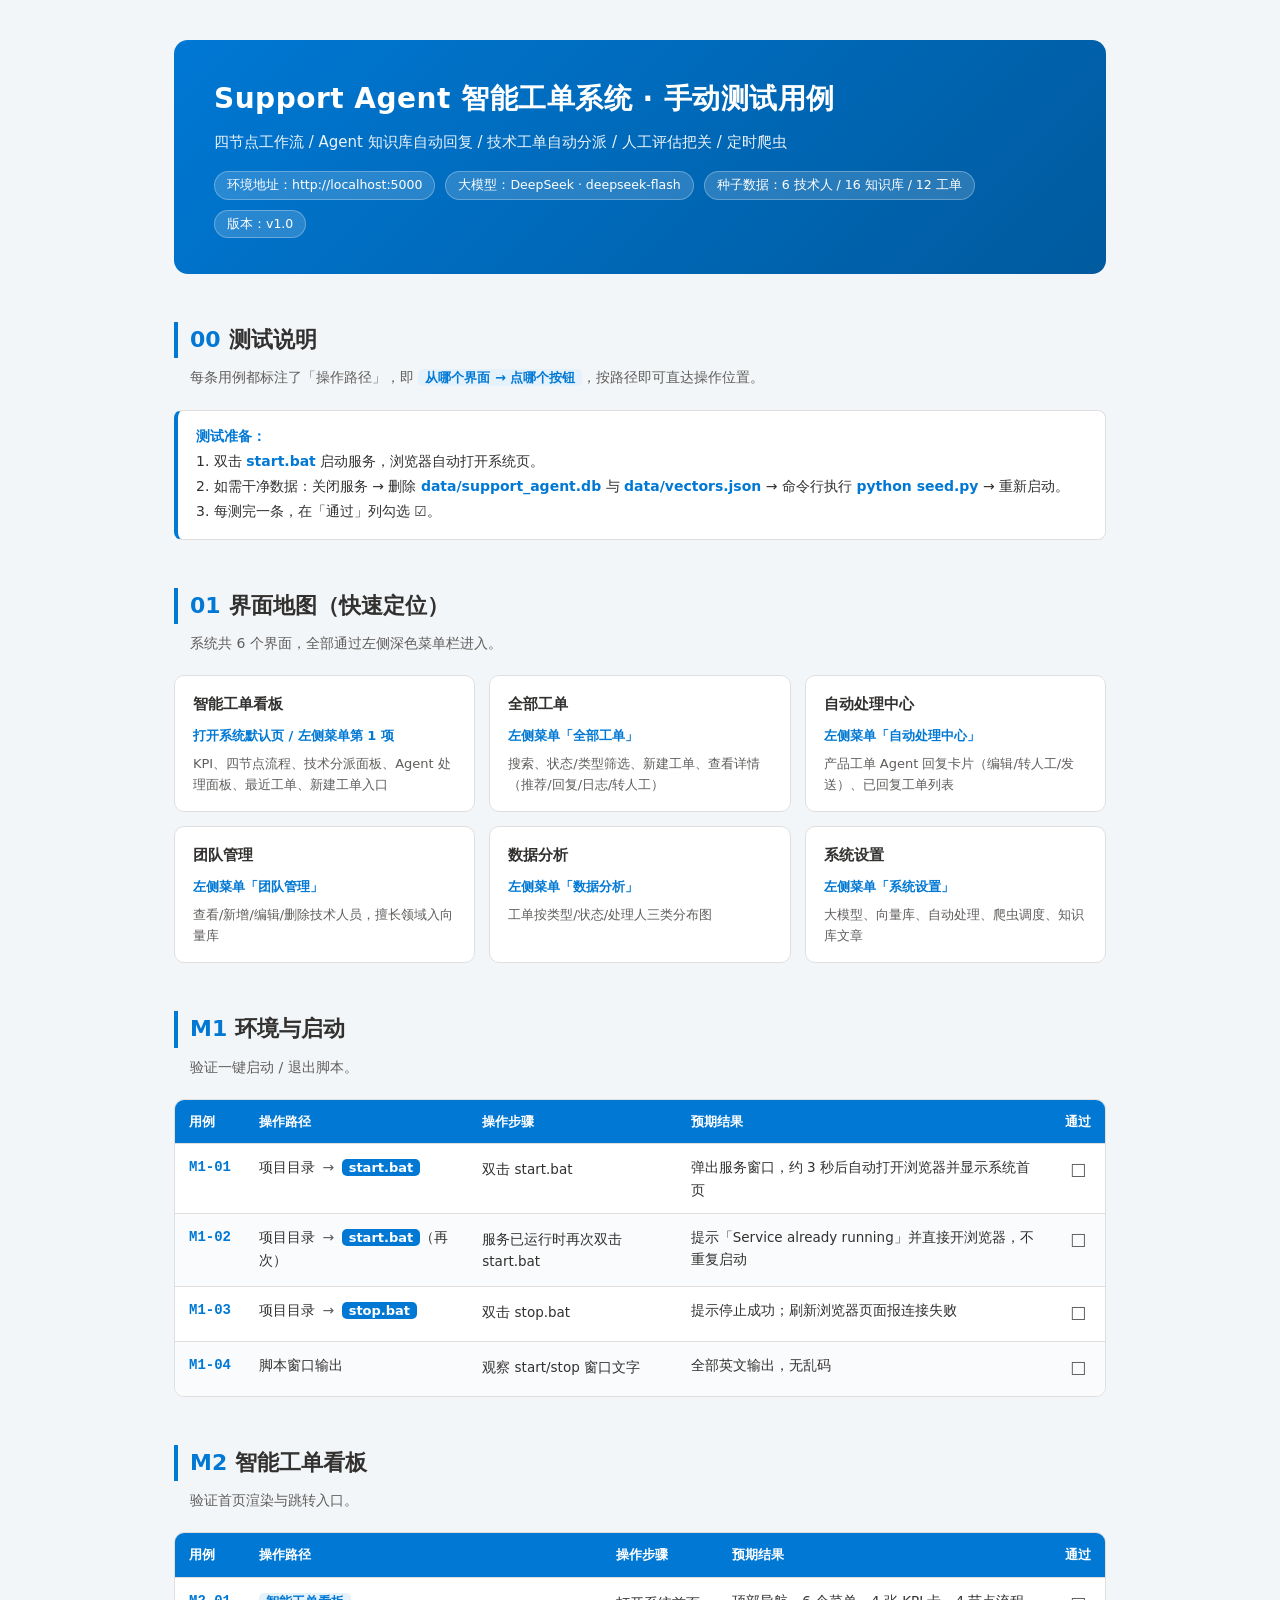
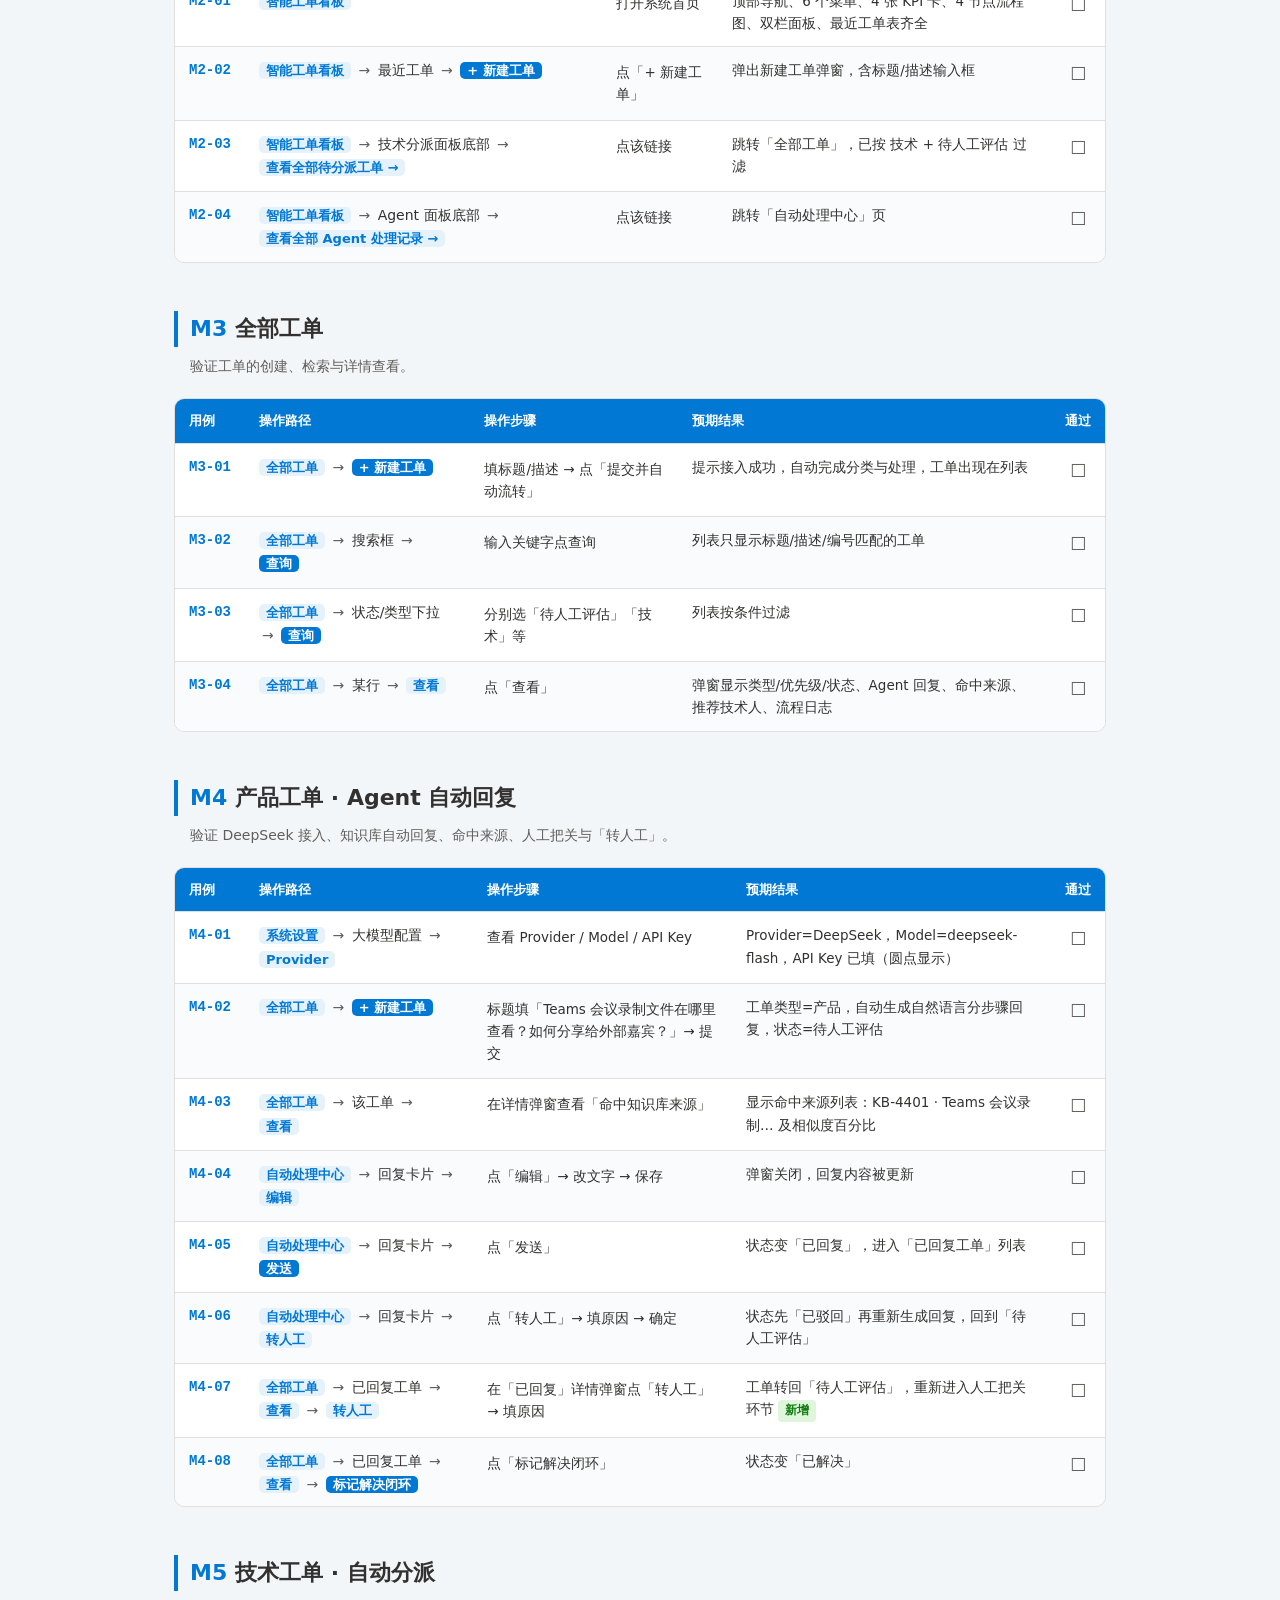
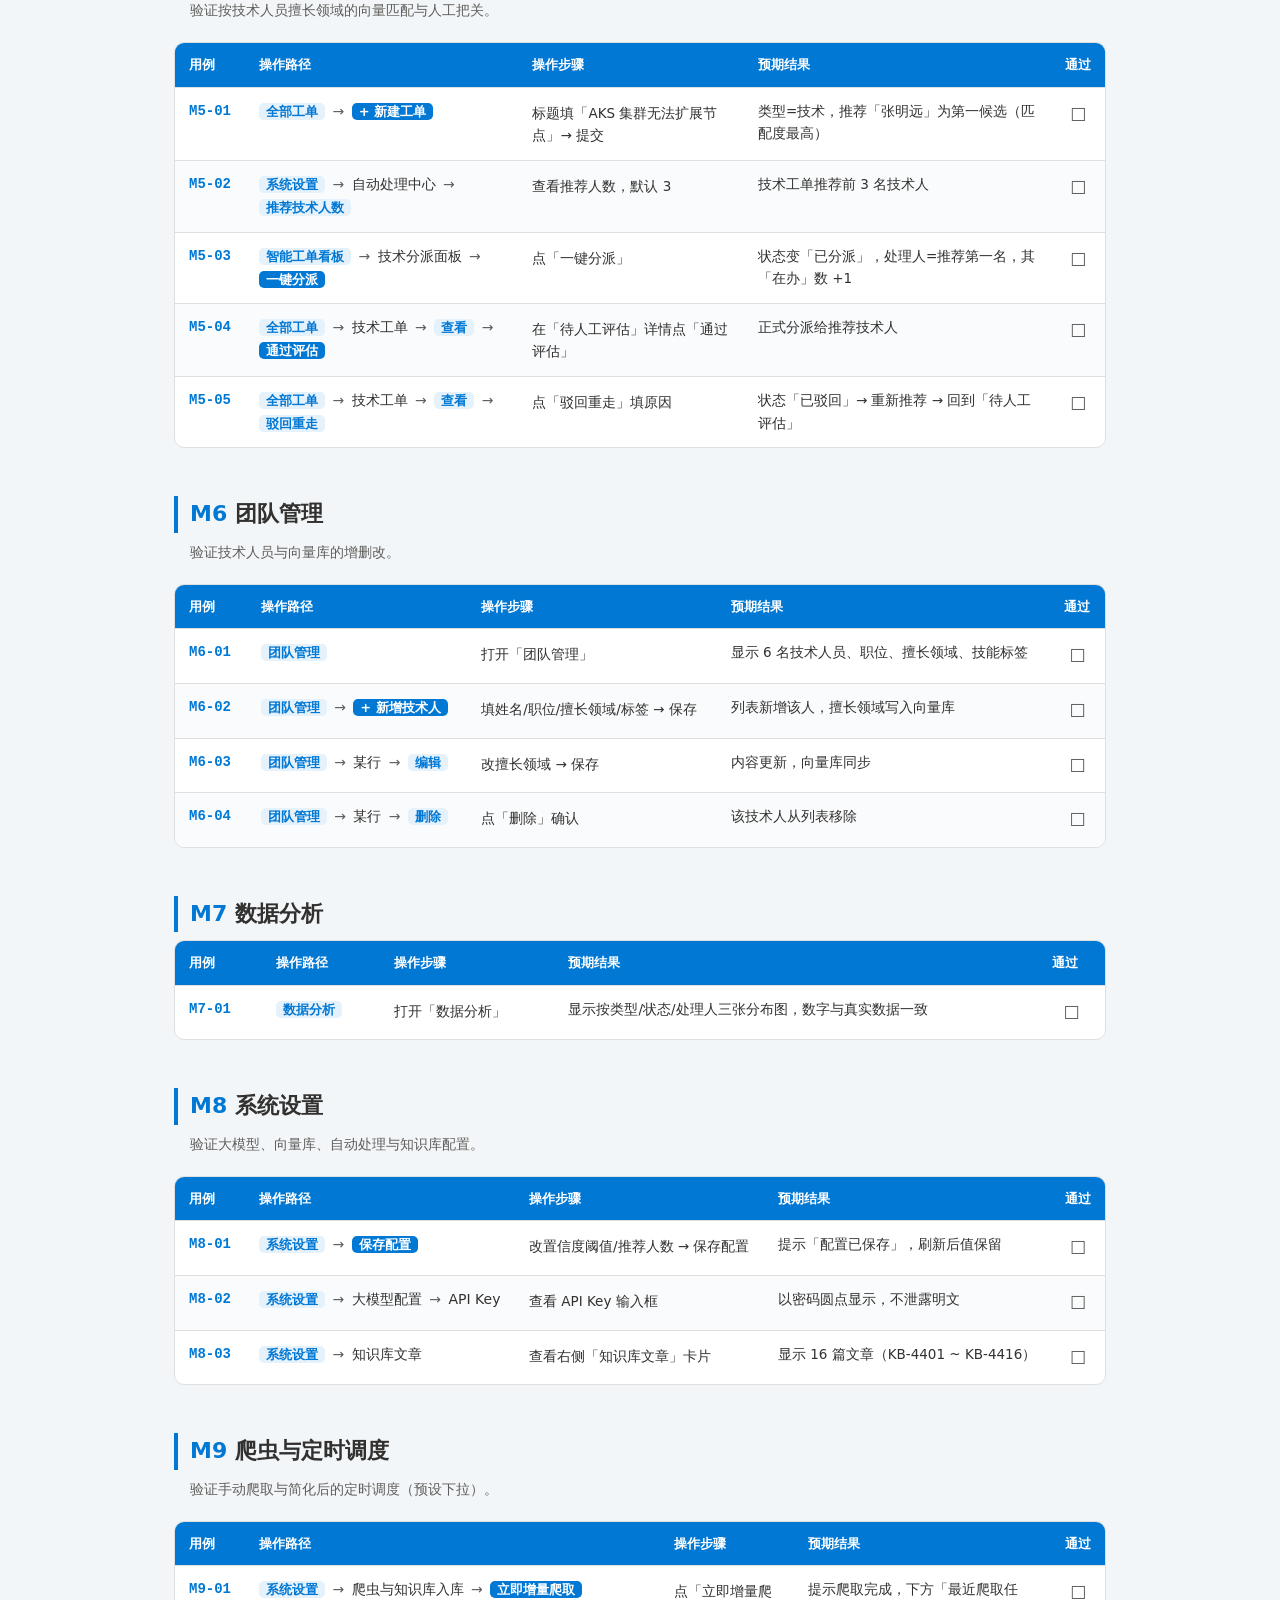
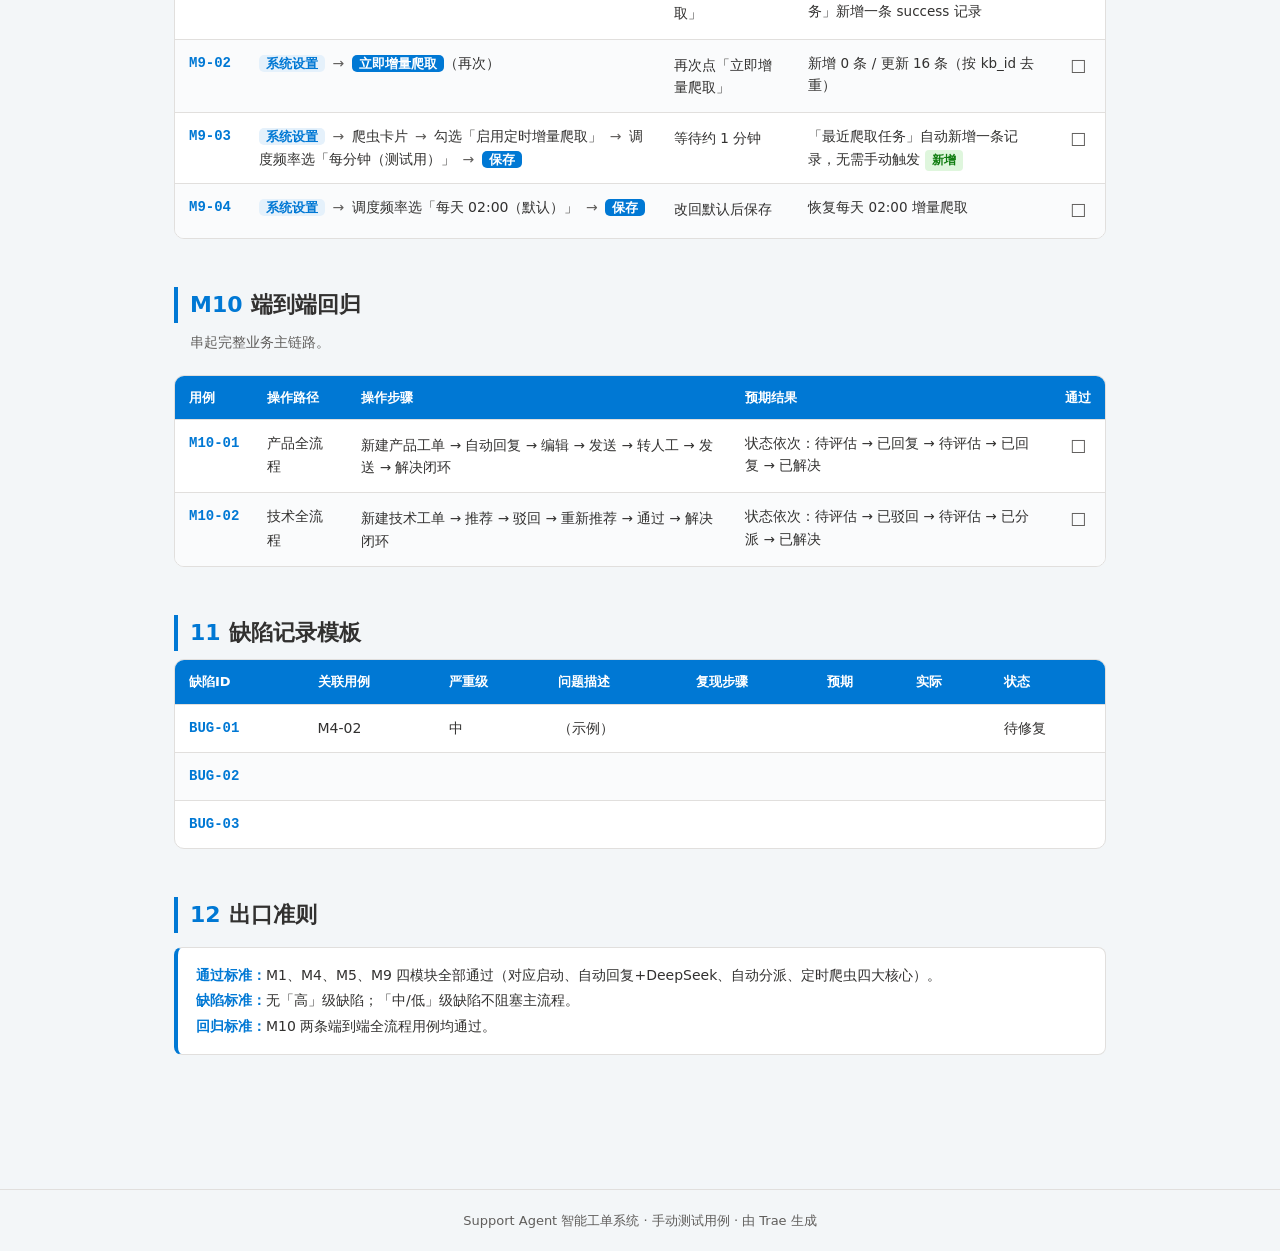
<file: support-agent-test-cases/support-agent-test-cases.html>
<!-- Generated by Trae Work -->
<!DOCTYPE html>
<html lang="zh-CN">
<head>
<meta charset="UTF-8">
<meta name="viewport" content="width=device-width, initial-scale=1.0">
<title>Support Agent 智能工单系统 · 手动测试用例</title>
<style>
:root{
  --bg:#F3F6F8;
  --bg2:#FFFFFF;
  --ink:#323130;
  --muted:#605E5C;
  --rule:#E1DFDD;
  --accent:#0078D4;
  --accent-soft:#E5F1FB;
  --accent2:#107C10;
  --accent2-soft:#DFF6DD;
  --warn:#9D5D00;
  --warn-soft:#FFF4CE;
}
*{box-sizing:border-box}
html{-webkit-text-size-adjust:100%}
body{
  margin:0;
  font-family:'Segoe UI',system-ui,-apple-system,'PingFang SC','Microsoft YaHei',sans-serif;
  background:var(--bg);
  color:var(--ink);
  font-size:16px;
  line-height:1.65;
}
main{max-width:980px;margin:0 auto;padding:40px 24px 64px}

/* 封面 */
.cover{
  background:linear-gradient(135deg,#0078D4 0%,#005A9E 100%);
  color:#fff;
  border-radius:14px;
  padding:36px 40px;
  margin-bottom:32px;
}
.cover h1{margin:0 0 8px;font-size:28px;font-weight:700;letter-spacing:.5px}
.cover p{margin:0;opacity:.92;font-size:15px}
.cover .meta{margin-top:16px;display:flex;flex-wrap:wrap;gap:10px}
.cover .meta span{
  font-size:12.5px;background:rgba(255,255,255,.16);
  border:1px solid rgba(255,255,255,.28);border-radius:100px;padding:3px 12px;
}

/* 章节 */
h2{
  font-size:22px;font-weight:700;margin:48px 0 8px;padding-left:12px;
  border-left:4px solid var(--accent);
}
h2 .num{color:var(--accent);margin-right:8px}
.sec-desc{color:var(--muted);font-size:14px;margin:0 0 20px;padding-left:16px}

/* 界面地图 */
.map-grid{display:grid;grid-template-columns:repeat(auto-fit,minmax(280px,1fr));gap:14px;margin:16px 0}
.map-card{
  background:var(--bg2);border:1px solid var(--rule);border-radius:10px;padding:16px 18px;
}
.map-card .name{font-weight:700;font-size:15px;color:var(--ink)}
.map-card .entry{margin-top:8px;font-size:13px;color:var(--accent);font-weight:600}
.map-card .ops{margin-top:6px;font-size:13px;color:var(--muted)}

/* 表格 */
.table-wrap{overflow-x:auto;overflow-y:auto;max-height:640px;border:1px solid var(--rule);border-radius:10px;background:var(--bg2)}
table{width:100%;border-collapse:collapse;min-width:860px}
thead th{
  position:sticky;top:0;background:var(--accent);color:#fff;
  font-size:13px;font-weight:600;text-align:left;padding:11px 14px;white-space:nowrap;z-index:1;
}
tbody td{padding:12px 14px;font-size:14px;vertical-align:top;border-top:1px solid var(--rule)}
tbody tr:nth-child(even){background:#FAFBFC}
tbody tr:hover{background:var(--accent-soft)}
td.id{font-family:Consolas,monospace;font-weight:700;color:var(--accent);white-space:nowrap}
td.check{text-align:center;font-size:18px;color:var(--muted)}

/* 高亮元素 */
.path{
  color:var(--accent);font-weight:600;background:var(--accent-soft);
  padding:1px 7px;border-radius:5px;white-space:nowrap;font-size:13px;
}
.path.btn{background:var(--accent);color:#fff}
.path.ok{background:var(--accent2-soft);color:var(--accent2)}
.arrow{color:var(--muted);margin:0 3px}
.step{display:block;margin:2px 0}
.expected{font-size:13.5px}
.tag{display:inline-block;font-size:12px;font-weight:600;border-radius:4px;padding:1px 7px;margin-right:4px}
.tag.must{background:var(--accent2-soft);color:var(--accent2)}
.tag.hint{background:var(--warn-soft);color:var(--warn)}

/* 缺陷记录 */
.note{background:var(--bg2);border:1px solid var(--rule);border-left:4px solid var(--accent);border-radius:8px;padding:14px 18px;margin:14px 0;font-size:14px}
.note b{color:var(--accent)}
footer{margin-top:56px;padding:20px 24px;text-align:center;color:var(--muted);font-size:13px;border-top:1px solid var(--rule)}

@media (max-width:640px){
  main{padding:20px 12px 48px}
  .cover{padding:24px 20px}
  h2{font-size:19px}
}
@media print{
  .table-wrap{overflow:visible;max-height:none;border:none}
  thead th{position:static}
  .cover{background:#0078D4 !important;-webkit-print-color-adjust:exact;print-color-adjust:exact}
  main{max-width:none;padding:0}
}
</style>
</head>
<body>
<main>

  <!-- 封面 -->
  <header class="cover">
    <h1>Support Agent 智能工单系统 · 手动测试用例</h1>
    <p>四节点工作流 / Agent 知识库自动回复 / 技术工单自动分派 / 人工评估把关 / 定时爬虫</p>
    <div class="meta">
      <span>环境地址：http://localhost:5000</span>
      <span>大模型：DeepSeek · deepseek-flash</span>
      <span>种子数据：6 技术人 / 16 知识库 / 12 工单</span>
      <span>版本：v1.0</span>
    </div>
  </header>

  <!-- 测试说明 -->
  <h2><span class="num">00</span>测试说明</h2>
  <p class="sec-desc">每条用例都标注了「操作路径」，即 <span class="path">从哪个界面 → 点哪个按钮</span>，按路径即可直达操作位置。</p>
  <div class="note">
    <b>测试准备：</b>
    <span class="step">1. 双击 <b>start.bat</b> 启动服务，浏览器自动打开系统页。</span>
    <span class="step">2. 如需干净数据：关闭服务 → 删除 <b>data/support_agent.db</b> 与 <b>data/vectors.json</b> → 命令行执行 <b>python seed.py</b> → 重新启动。</span>
    <span class="step">3. 每测完一条，在「通过」列勾选 ☑。</span>
  </div>

  <!-- 界面地图 -->
  <h2><span class="num">01</span>界面地图（快速定位）</h2>
  <p class="sec-desc">系统共 6 个界面，全部通过左侧深色菜单栏进入。</p>
  <div class="map-grid">
    <div class="map-card"><div class="name">智能工单看板</div><div class="entry">打开系统默认页 / 左侧菜单第 1 项</div><div class="ops">KPI、四节点流程、技术分派面板、Agent 处理面板、最近工单、新建工单入口</div></div>
    <div class="map-card"><div class="name">全部工单</div><div class="entry">左侧菜单「全部工单」</div><div class="ops">搜索、状态/类型筛选、新建工单、查看详情（推荐/回复/日志/转人工）</div></div>
    <div class="map-card"><div class="name">自动处理中心</div><div class="entry">左侧菜单「自动处理中心」</div><div class="ops">产品工单 Agent 回复卡片（编辑/转人工/发送）、已回复工单列表</div></div>
    <div class="map-card"><div class="name">团队管理</div><div class="entry">左侧菜单「团队管理」</div><div class="ops">查看/新增/编辑/删除技术人员，擅长领域入向量库</div></div>
    <div class="map-card"><div class="name">数据分析</div><div class="entry">左侧菜单「数据分析」</div><div class="ops">工单按类型/状态/处理人三类分布图</div></div>
    <div class="map-card"><div class="name">系统设置</div><div class="entry">左侧菜单「系统设置」</div><div class="ops">大模型、向量库、自动处理、爬虫调度、知识库文章</div></div>
  </div>

  <!-- M1 -->
  <h2><span class="num">M1</span>环境与启动</h2>
  <p class="sec-desc">验证一键启动 / 退出脚本。</p>
  <div class="table-wrap"><table>
    <thead><tr><th>用例</th><th>操作路径</th><th>操作步骤</th><th>预期结果</th><th>通过</th></tr></thead>
    <tbody>
      <tr><td class="id">M1-01</td><td>项目目录 <span class="arrow">→</span> <span class="path btn">start.bat</span></td><td class="expected"><span class="step">双击 start.bat</span></td><td class="expected">弹出服务窗口，约 3 秒后自动打开浏览器并显示系统首页</td><td class="check">☐</td></tr>
      <tr><td class="id">M1-02</td><td>项目目录 <span class="arrow">→</span> <span class="path btn">start.bat</span>（再次）</td><td class="expected"><span class="step">服务已运行时再次双击 start.bat</span></td><td class="expected">提示「Service already running」并直接开浏览器，不重复启动</td><td class="check">☐</td></tr>
      <tr><td class="id">M1-03</td><td>项目目录 <span class="arrow">→</span> <span class="path btn">stop.bat</span></td><td class="expected"><span class="step">双击 stop.bat</span></td><td class="expected">提示停止成功；刷新浏览器页面报连接失败</td><td class="check">☐</td></tr>
      <tr><td class="id">M1-04</td><td>脚本窗口输出</td><td class="expected"><span class="step">观察 start/stop 窗口文字</span></td><td class="expected">全部英文输出，无乱码</td><td class="check">☐</td></tr>
    </tbody>
  </table></div>

  <!-- M2 -->
  <h2><span class="num">M2</span>智能工单看板</h2>
  <p class="sec-desc">验证首页渲染与跳转入口。</p>
  <div class="table-wrap"><table>
    <thead><tr><th>用例</th><th>操作路径</th><th>操作步骤</th><th>预期结果</th><th>通过</th></tr></thead>
    <tbody>
      <tr><td class="id">M2-01</td><td><span class="path">智能工单看板</span></td><td class="expected"><span class="step">打开系统首页</span></td><td class="expected">顶部导航、6 个菜单、4 张 KPI 卡、4 节点流程图、双栏面板、最近工单表齐全</td><td class="check">☐</td></tr>
      <tr><td class="id">M2-02</td><td><span class="path">智能工单看板</span> <span class="arrow">→</span> 最近工单 <span class="arrow">→</span> <span class="path btn">+ 新建工单</span></td><td class="expected"><span class="step">点「+ 新建工单」</span></td><td class="expected">弹出新建工单弹窗，含标题/描述输入框</td><td class="check">☐</td></tr>
      <tr><td class="id">M2-03</td><td><span class="path">智能工单看板</span> <span class="arrow">→</span> 技术分派面板底部 <span class="arrow">→</span> <span class="path">查看全部待分派工单 →</span></td><td class="expected"><span class="step">点该链接</span></td><td class="expected">跳转「全部工单」，已按 技术 + 待人工评估 过滤</td><td class="check">☐</td></tr>
      <tr><td class="id">M2-04</td><td><span class="path">智能工单看板</span> <span class="arrow">→</span> Agent 面板底部 <span class="arrow">→</span> <span class="path">查看全部 Agent 处理记录 →</span></td><td class="expected"><span class="step">点该链接</span></td><td class="expected">跳转「自动处理中心」页</td><td class="check">☐</td></tr>
    </tbody>
  </table></div>

  <!-- M3 -->
  <h2><span class="num">M3</span>全部工单</h2>
  <p class="sec-desc">验证工单的创建、检索与详情查看。</p>
  <div class="table-wrap"><table>
    <thead><tr><th>用例</th><th>操作路径</th><th>操作步骤</th><th>预期结果</th><th>通过</th></tr></thead>
    <tbody>
      <tr><td class="id">M3-01</td><td><span class="path">全部工单</span> <span class="arrow">→</span> <span class="path btn">+ 新建工单</span></td><td class="expected"><span class="step">填标题/描述 → 点「提交并自动流转」</span></td><td class="expected">提示接入成功，自动完成分类与处理，工单出现在列表</td><td class="check">☐</td></tr>
      <tr><td class="id">M3-02</td><td><span class="path">全部工单</span> <span class="arrow">→</span> 搜索框 <span class="arrow">→</span> <span class="path btn">查询</span></td><td class="expected"><span class="step">输入关键字点查询</span></td><td class="expected">列表只显示标题/描述/编号匹配的工单</td><td class="check">☐</td></tr>
      <tr><td class="id">M3-03</td><td><span class="path">全部工单</span> <span class="arrow">→</span> 状态/类型下拉 <span class="arrow">→</span> <span class="path btn">查询</span></td><td class="expected"><span class="step">分别选「待人工评估」「技术」等</span></td><td class="expected">列表按条件过滤</td><td class="check">☐</td></tr>
      <tr><td class="id">M3-04</td><td><span class="path">全部工单</span> <span class="arrow">→</span> 某行 <span class="arrow">→</span> <span class="path">查看</span></td><td class="expected"><span class="step">点「查看」</span></td><td class="expected">弹窗显示类型/优先级/状态、Agent 回复、命中来源、推荐技术人、流程日志</td><td class="check">☐</td></tr>
    </tbody>
  </table></div>

  <!-- M4 -->
  <h2><span class="num">M4</span>产品工单 · Agent 自动回复</h2>
  <p class="sec-desc">验证 DeepSeek 接入、知识库自动回复、命中来源、人工把关与「转人工」。</p>
  <div class="table-wrap"><table>
    <thead><tr><th>用例</th><th>操作路径</th><th>操作步骤</th><th>预期结果</th><th>通过</th></tr></thead>
    <tbody>
      <tr><td class="id">M4-01</td><td><span class="path">系统设置</span> <span class="arrow">→</span> 大模型配置 <span class="arrow">→</span> <span class="path">Provider</span></td><td class="expected"><span class="step">查看 Provider / Model / API Key</span></td><td class="expected">Provider=DeepSeek，Model=deepseek-flash，API Key 已填（圆点显示）</td><td class="check">☐</td></tr>
      <tr><td class="id">M4-02</td><td><span class="path">全部工单</span> <span class="arrow">→</span> <span class="path btn">+ 新建工单</span></td><td class="expected"><span class="step">标题填「Teams 会议录制文件在哪里查看？如何分享给外部嘉宾？」→ 提交</span></td><td class="expected">工单类型=产品，自动生成自然语言分步骤回复，状态=待人工评估</td><td class="check">☐</td></tr>
      <tr><td class="id">M4-03</td><td><span class="path">全部工单</span> <span class="arrow">→</span> 该工单 <span class="arrow">→</span> <span class="path">查看</span></td><td class="expected"><span class="step">在详情弹窗查看「命中知识库来源」</span></td><td class="expected">显示命中来源列表：KB-4401 · Teams 会议录制… 及相似度百分比</td><td class="check">☐</td></tr>
      <tr><td class="id">M4-04</td><td><span class="path">自动处理中心</span> <span class="arrow">→</span> 回复卡片 <span class="arrow">→</span> <span class="path">编辑</span></td><td class="expected"><span class="step">点「编辑」→ 改文字 → 保存</span></td><td class="expected">弹窗关闭，回复内容被更新</td><td class="check">☐</td></tr>
      <tr><td class="id">M4-05</td><td><span class="path">自动处理中心</span> <span class="arrow">→</span> 回复卡片 <span class="arrow">→</span> <span class="path btn">发送</span></td><td class="expected"><span class="step">点「发送」</span></td><td class="expected">状态变「已回复」，进入「已回复工单」列表</td><td class="check">☐</td></tr>
      <tr><td class="id">M4-06</td><td><span class="path">自动处理中心</span> <span class="arrow">→</span> 回复卡片 <span class="arrow">→</span> <span class="path">转人工</span></td><td class="expected"><span class="step">点「转人工」→ 填原因 → 确定</span></td><td class="expected">状态先「已驳回」再重新生成回复，回到「待人工评估」</td><td class="check">☐</td></tr>
      <tr><td class="id">M4-07</td><td><span class="path">全部工单</span> <span class="arrow">→</span> 已回复工单 <span class="arrow">→</span> <span class="path">查看</span> <span class="arrow">→</span> <span class="path">转人工</span></td><td class="expected"><span class="step">在「已回复」详情弹窗点「转人工」→ 填原因</span></td><td class="expected">工单转回「待人工评估」，重新进入人工把关环节 <span class="tag must">新增</span></td><td class="check">☐</td></tr>
      <tr><td class="id">M4-08</td><td><span class="path">全部工单</span> <span class="arrow">→</span> 已回复工单 <span class="arrow">→</span> <span class="path">查看</span> <span class="arrow">→</span> <span class="path btn">标记解决闭环</span></td><td class="expected"><span class="step">点「标记解决闭环」</span></td><td class="expected">状态变「已解决」</td><td class="check">☐</td></tr>
    </tbody>
  </table></div>

  <!-- M5 -->
  <h2><span class="num">M5</span>技术工单 · 自动分派</h2>
  <p class="sec-desc">验证按技术人员擅长领域的向量匹配与人工把关。</p>
  <div class="table-wrap"><table>
    <thead><tr><th>用例</th><th>操作路径</th><th>操作步骤</th><th>预期结果</th><th>通过</th></tr></thead>
    <tbody>
      <tr><td class="id">M5-01</td><td><span class="path">全部工单</span> <span class="arrow">→</span> <span class="path btn">+ 新建工单</span></td><td class="expected"><span class="step">标题填「AKS 集群无法扩展节点」→ 提交</span></td><td class="expected">类型=技术，推荐「张明远」为第一候选（匹配度最高）</td><td class="check">☐</td></tr>
      <tr><td class="id">M5-02</td><td><span class="path">系统设置</span> <span class="arrow">→</span> 自动处理中心 <span class="arrow">→</span> <span class="path">推荐技术人数</span></td><td class="expected"><span class="step">查看推荐人数，默认 3</span></td><td class="expected">技术工单推荐前 3 名技术人</td><td class="check">☐</td></tr>
      <tr><td class="id">M5-03</td><td><span class="path">智能工单看板</span> <span class="arrow">→</span> 技术分派面板 <span class="arrow">→</span> <span class="path btn">一键分派</span></td><td class="expected"><span class="step">点「一键分派」</span></td><td class="expected">状态变「已分派」，处理人=推荐第一名，其「在办」数 +1</td><td class="check">☐</td></tr>
      <tr><td class="id">M5-04</td><td><span class="path">全部工单</span> <span class="arrow">→</span> 技术工单 <span class="arrow">→</span> <span class="path">查看</span> <span class="arrow">→</span> <span class="path btn">通过评估</span></td><td class="expected"><span class="step">在「待人工评估」详情点「通过评估」</span></td><td class="expected">正式分派给推荐技术人</td><td class="check">☐</td></tr>
      <tr><td class="id">M5-05</td><td><span class="path">全部工单</span> <span class="arrow">→</span> 技术工单 <span class="arrow">→</span> <span class="path">查看</span> <span class="arrow">→</span> <span class="path">驳回重走</span></td><td class="expected"><span class="step">点「驳回重走」填原因</span></td><td class="expected">状态「已驳回」→ 重新推荐 → 回到「待人工评估」</td><td class="check">☐</td></tr>
    </tbody>
  </table></div>

  <!-- M6 -->
  <h2><span class="num">M6</span>团队管理</h2>
  <p class="sec-desc">验证技术人员与向量库的增删改。</p>
  <div class="table-wrap"><table>
    <thead><tr><th>用例</th><th>操作路径</th><th>操作步骤</th><th>预期结果</th><th>通过</th></tr></thead>
    <tbody>
      <tr><td class="id">M6-01</td><td><span class="path">团队管理</span></td><td class="expected"><span class="step">打开「团队管理」</span></td><td class="expected">显示 6 名技术人员、职位、擅长领域、技能标签</td><td class="check">☐</td></tr>
      <tr><td class="id">M6-02</td><td><span class="path">团队管理</span> <span class="arrow">→</span> <span class="path btn">+ 新增技术人</span></td><td class="expected"><span class="step">填姓名/职位/擅长领域/标签 → 保存</span></td><td class="expected">列表新增该人，擅长领域写入向量库</td><td class="check">☐</td></tr>
      <tr><td class="id">M6-03</td><td><span class="path">团队管理</span> <span class="arrow">→</span> 某行 <span class="arrow">→</span> <span class="path">编辑</span></td><td class="expected"><span class="step">改擅长领域 → 保存</span></td><td class="expected">内容更新，向量库同步</td><td class="check">☐</td></tr>
      <tr><td class="id">M6-04</td><td><span class="path">团队管理</span> <span class="arrow">→</span> 某行 <span class="arrow">→</span> <span class="path">删除</span></td><td class="expected"><span class="step">点「删除」确认</span></td><td class="expected">该技术人从列表移除</td><td class="check">☐</td></tr>
    </tbody>
  </table></div>

  <!-- M7 -->
  <h2><span class="num">M7</span>数据分析</h2>
  <div class="table-wrap"><table>
    <thead><tr><th>用例</th><th>操作路径</th><th>操作步骤</th><th>预期结果</th><th>通过</th></tr></thead>
    <tbody>
      <tr><td class="id">M7-01</td><td><span class="path">数据分析</span></td><td class="expected"><span class="step">打开「数据分析」</span></td><td class="expected">显示按类型/状态/处理人三张分布图，数字与真实数据一致</td><td class="check">☐</td></tr>
    </tbody>
  </table></div>

  <!-- M8 -->
  <h2><span class="num">M8</span>系统设置</h2>
  <p class="sec-desc">验证大模型、向量库、自动处理与知识库配置。</p>
  <div class="table-wrap"><table>
    <thead><tr><th>用例</th><th>操作路径</th><th>操作步骤</th><th>预期结果</th><th>通过</th></tr></thead>
    <tbody>
      <tr><td class="id">M8-01</td><td><span class="path">系统设置</span> <span class="arrow">→</span> <span class="path btn">保存配置</span></td><td class="expected"><span class="step">改置信度阈值/推荐人数 → 保存配置</span></td><td class="expected">提示「配置已保存」，刷新后值保留</td><td class="check">☐</td></tr>
      <tr><td class="id">M8-02</td><td><span class="path">系统设置</span> <span class="arrow">→</span> 大模型配置 <span class="arrow">→</span> API Key</td><td class="expected"><span class="step">查看 API Key 输入框</span></td><td class="expected">以密码圆点显示，不泄露明文</td><td class="check">☐</td></tr>
      <tr><td class="id">M8-03</td><td><span class="path">系统设置</span> <span class="arrow">→</span> 知识库文章</td><td class="expected"><span class="step">查看右侧「知识库文章」卡片</span></td><td class="expected">显示 16 篇文章（KB-4401 ~ KB-4416）</td><td class="check">☐</td></tr>
    </tbody>
  </table></div>

  <!-- M9 -->
  <h2><span class="num">M9</span>爬虫与定时调度</h2>
  <p class="sec-desc">验证手动爬取与简化后的定时调度（预设下拉）。</p>
  <div class="table-wrap"><table>
    <thead><tr><th>用例</th><th>操作路径</th><th>操作步骤</th><th>预期结果</th><th>通过</th></tr></thead>
    <tbody>
      <tr><td class="id">M9-01</td><td><span class="path">系统设置</span> <span class="arrow">→</span> 爬虫与知识库入库 <span class="arrow">→</span> <span class="path btn">立即增量爬取</span></td><td class="expected"><span class="step">点「立即增量爬取」</span></td><td class="expected">提示爬取完成，下方「最近爬取任务」新增一条 success 记录</td><td class="check">☐</td></tr>
      <tr><td class="id">M9-02</td><td><span class="path">系统设置</span> <span class="arrow">→</span> <span class="path btn">立即增量爬取</span>（再次）</td><td class="expected"><span class="step">再次点「立即增量爬取」</span></td><td class="expected">新增 0 条 / 更新 16 条（按 kb_id 去重）</td><td class="check">☐</td></tr>
      <tr><td class="id">M9-03</td><td><span class="path">系统设置</span> <span class="arrow">→</span> 爬虫卡片 <span class="arrow">→</span> 勾选「启用定时增量爬取」 <span class="arrow">→</span> 调度频率选「每分钟（测试用）」 <span class="arrow">→</span> <span class="path btn">保存</span></td><td class="expected"><span class="step">等待约 1 分钟</span></td><td class="expected">「最近爬取任务」自动新增一条记录，无需手动触发 <span class="tag must">新增</span></td><td class="check">☐</td></tr>
      <tr><td class="id">M9-04</td><td><span class="path">系统设置</span> <span class="arrow">→</span> 调度频率选「每天 02:00（默认）」 <span class="arrow">→</span> <span class="path btn">保存</span></td><td class="expected"><span class="step">改回默认后保存</span></td><td class="expected">恢复每天 02:00 增量爬取</td><td class="check">☐</td></tr>
    </tbody>
  </table></div>

  <!-- M10 -->
  <h2><span class="num">M10</span>端到端回归</h2>
  <p class="sec-desc">串起完整业务主链路。</p>
  <div class="table-wrap"><table>
    <thead><tr><th>用例</th><th>操作路径</th><th>操作步骤</th><th>预期结果</th><th>通过</th></tr></thead>
    <tbody>
      <tr><td class="id">M10-01</td><td>产品全流程</td><td class="expected"><span class="step">新建产品工单 → 自动回复 → 编辑 → 发送 → 转人工 → 发送 → 解决闭环</span></td><td class="expected">状态依次：待评估 → 已回复 → 待评估 → 已回复 → 已解决</td><td class="check">☐</td></tr>
      <tr><td class="id">M10-02</td><td>技术全流程</td><td class="expected"><span class="step">新建技术工单 → 推荐 → 驳回 → 重新推荐 → 通过 → 解决闭环</span></td><td class="expected">状态依次：待评估 → 已驳回 → 待评估 → 已分派 → 已解决</td><td class="check">☐</td></tr>
    </tbody>
  </table></div>

  <!-- 缺陷记录 -->
  <h2><span class="num">11</span>缺陷记录模板</h2>
  <div class="table-wrap"><table>
    <thead><tr><th>缺陷ID</th><th>关联用例</th><th>严重级</th><th>问题描述</th><th>复现步骤</th><th>预期</th><th>实际</th><th>状态</th></tr></thead>
    <tbody>
      <tr><td class="id">BUG-01</td><td>M4-02</td><td>中</td><td>（示例）</td><td></td><td></td><td></td><td>待修复</td></tr>
      <tr><td class="id">BUG-02</td><td></td><td></td><td></td><td></td><td></td><td></td><td></td></tr>
      <tr><td class="id">BUG-03</td><td></td><td></td><td></td><td></td><td></td><td></td><td></td></tr>
    </tbody>
  </table></div>

  <!-- 出口准则 -->
  <h2><span class="num">12</span>出口准则</h2>
  <div class="note">
    <span class="step"><b>通过标准：</b>M1、M4、M5、M9 四模块全部通过（对应启动、自动回复+DeepSeek、自动分派、定时爬虫四大核心）。</span>
    <span class="step"><b>缺陷标准：</b>无「高」级缺陷；「中/低」级缺陷不阻塞主流程。</span>
    <span class="step"><b>回归标准：</b>M10 两条端到端全流程用例均通过。</span>
  </div>

</main>
<footer>Support Agent 智能工单系统 · 手动测试用例 · 由 Trae 生成</footer>
</body>
</html>
</file>
